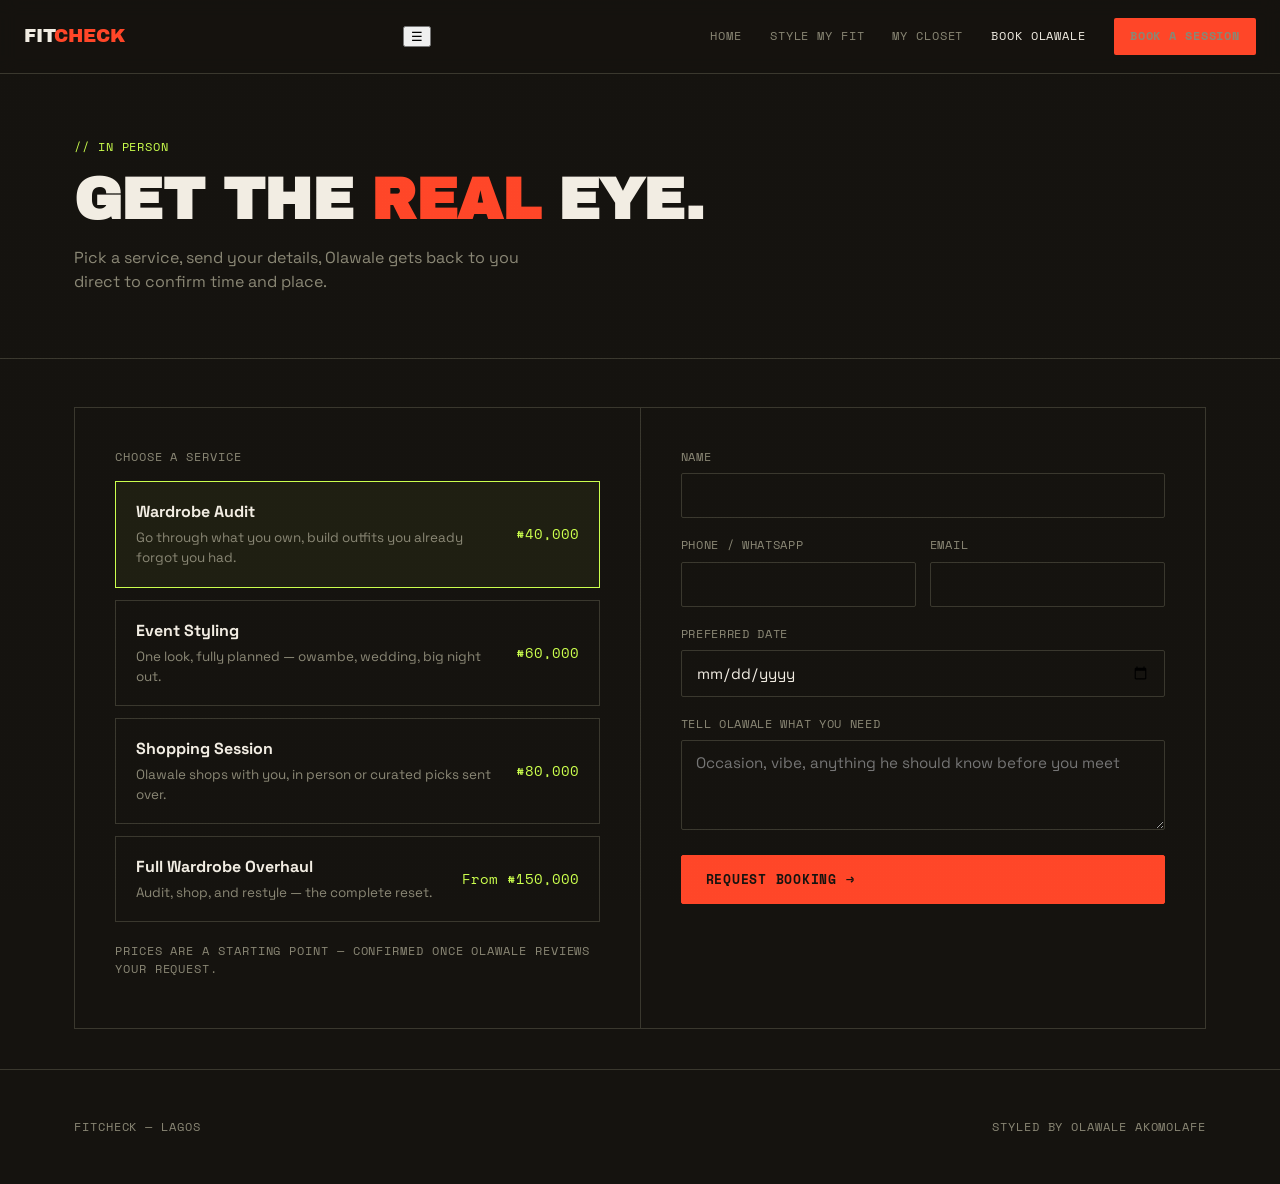
<file: book.html>
<!doctype html>
<html lang="en">
<head>
<meta charset="UTF-8">
<meta name="viewport" content="width=device-width, initial-scale=1.0">
<title>Book Olawale — FitCheck</title>
<link rel="stylesheet" href="css/main.css">
</head>
<body>
<div class="site-grain"></div>

<nav class="nav">
  <a href="index.html" class="wordmark">FIT<span>CHECK</span></a>
  <button class="nav-toggle" id="navToggle" aria-label="Toggle menu" aria-expanded="false">&#9776;</button>
  <div class="nav-links" id="navLinks">
    <a href="index.html">Home</a>
    <a href="style.html">Style My Fit</a>
    <a href="wardrobe.html">My Closet</a>
    <a href="book.html" class="active">Book Olawale</a>
    <a href="book.html" class="nav-cta">Book a session</a>
  </div>
</nav>

<header class="hero" style="padding:64px 0 48px;">
  <div class="wrap">
    <span class="tag" style="color:var(--lime)">// in person</span>
    <h1 class="display" style="font-size:clamp(2.2rem,5vw,3.6rem);">Get the <span class="accent">real</span> eye.</h1>
    <p class="lede">Pick a service, send your details, Olawale gets back to you direct to confirm time and place.</p>
  </div>
</header>

<section class="wrap" style="padding-top:48px;">
  <div class="book-grid">

    <div class="book-pane">
      <label class="tag" style="display:block;margin-bottom:16px;color:var(--muted);">Choose a service</label>

      <div class="svc-option active" data-svc="wardrobe" data-price="₦40,000">
        <div><h4>Wardrobe Audit</h4><p>Go through what you own, build outfits you already forgot you had.</p></div>
        <div class="svc-price">₦40,000</div>
      </div>
      <div class="svc-option" data-svc="event" data-price="₦60,000">
        <div><h4>Event Styling</h4><p>One look, fully planned — owambe, wedding, big night out.</p></div>
        <div class="svc-price">₦60,000</div>
      </div>
      <div class="svc-option" data-svc="shopping" data-price="₦80,000">
        <div><h4>Shopping Session</h4><p>Olawale shops with you, in person or curated picks sent over.</p></div>
        <div class="svc-price">₦80,000</div>
      </div>
      <div class="svc-option" data-svc="overhaul" data-price="From ₦150,000">
        <div><h4>Full Wardrobe Overhaul</h4><p>Audit, shop, and restyle — the complete reset.</p></div>
        <div class="svc-price">From ₦150,000</div>
      </div>

      <p class="tag" style="margin-top:20px;color:var(--muted);">Prices are a starting point — confirmed once Olawale reviews your request.</p>
    </div>

    <div class="book-pane">
      <form id="bookingForm">
        <div class="field">
          <label for="name">Name</label>
          <input type="text" id="name" required>
        </div>
        <div class="field-row">
          <div class="field">
            <label for="phone">Phone / WhatsApp</label>
            <input type="tel" id="phone" required>
          </div>
          <div class="field">
            <label for="email">Email</label>
            <input type="email" id="email" required>
          </div>
        </div>
        <div class="field">
          <label for="date">Preferred date</label>
          <input type="date" id="date">
        </div>
        <div class="field">
          <label for="notes">Tell Olawale what you need</label>
          <textarea id="notes" placeholder="Occasion, vibe, anything he should know before you meet"></textarea>
        </div>

        <input type="hidden" id="selectedService" value="wardrobe">
        <input type="hidden" id="selectedPrice" value="₦40,000">

        <button type="submit" class="btn btn-solid" style="width:100%;" id="bookSubmit">
          Request booking →
        </button>
      </form>

      <div id="bookConfirm" style="display:none;" class="confirm-box">
        <div class="big-mark">✓</div>
        <p>Request sent. Olawale will reach out on WhatsApp or email to confirm.</p>
      </div>
    </div>

  </div>
</section>

<footer>
  <div class="wrap footer-row">
    <span class="tag">FitCheck — Lagos</span>
    <span class="tag">Styled by Olawale Akomolafe</span>
  </div>
</footer>

<script src="js/main.js"></script>
</body>
</html>
</file>
<file: css/main.css>
/* =========================================================
   FITCHECK — design tokens
   bg:#15130F paper:#F2EDE3 accent:#FF4628 lime:#CBFF4D
   line:#3A382E muted:#8A8775
   display: Archivo Black | body: Space Grotesk | tag: Space Mono
   ========================================================= */

@import url('https://fonts.googleapis.com/css2?family=Archivo+Black&family=Space+Grotesk:wght@400;500;600;700&family=Space+Mono:wght@400;700&display=swap');

:root{
  --bg:#15130F;
  --paper:#F2EDE3;
  --accent:#FF4628;
  --lime:#CBFF4D;
  --line:#3A382E;
  --muted:#8A8775;
  --radius: 2px;
}

*{box-sizing:border-box;}
html{scroll-behavior:smooth;}
body{
  margin:0;
  background:var(--bg);
  color:var(--paper);
  font-family:'Space Grotesk', sans-serif;
  font-size:16px;
  line-height:1.5;
  -webkit-font-smoothing:antialiased;
}

img{max-width:100%;display:block;}
a{color:inherit;text-decoration:none;}

::selection{background:var(--accent);color:var(--bg);}

@media (prefers-reduced-motion: reduce){
  *{animation-duration:0.01ms !important; transition-duration:0.01ms !important;}
}

/* ---------- type ---------- */
.display{
  font-family:'Archivo Black', sans-serif;
  text-transform:uppercase;
  line-height:0.92;
  letter-spacing:-0.01em;
}
.tag{
  font-family:'Space Mono', monospace;
  text-transform:uppercase;
  letter-spacing:0.08em;
  font-size:0.72rem;
}
.lede{
  color:var(--muted);
  max-width:46ch;
}

/* ---------- layout shell ---------- */
.wrap{max-width:1180px;margin:0 auto;padding:0 24px;}
.site-grain{
  position:fixed;inset:0;pointer-events:none;z-index:1;
  background-image:radial-gradient(rgba(242,237,227,0.035) 1px, transparent 1px);
  background-size:3px 3px;
  mix-blend-mode:overlay;
}

/* ---------- nav ---------- */
.nav{
  position:sticky;top:0;z-index:50;
  display:flex;align-items:center;justify-content:space-between;
  padding:18px 24px;
  background:rgba(21,19,15,0.86);
  backdrop-filter:blur(8px);
  border-bottom:1px solid var(--line);
}
.nav .wordmark{
  font-family:'Archivo Black', sans-serif;
  font-size:1.15rem;
  letter-spacing:-0.01em;
}
.nav .wordmark span{color:var(--accent);}
.nav-links{display:flex;gap:28px;align-items:center;}
.nav-links a{
  font-family:'Space Mono', monospace;
  font-size:0.78rem;
  text-transform:uppercase;
  letter-spacing:0.07em;
  color:var(--muted);
  transition:color .15s ease;
}
.nav-links a:hover,.nav-links a.active{color:var(--paper);}
.nav-cta{
  font-family:'Space Mono', monospace;
  font-size:0.75rem;
  text-transform:uppercase;
  letter-spacing:0.06em;
  background:var(--accent);
  color:var(--bg);
  padding:9px 16px;
  border-radius:var(--radius);
  font-weight:700;
}

/* ---------- buttons ---------- */
.btn{
  display:inline-flex;align-items:center;gap:8px;
  font-family:'Space Mono', monospace;
  text-transform:uppercase;
  font-size:0.8rem;
  letter-spacing:0.06em;
  font-weight:700;
  padding:14px 24px;
  border-radius:var(--radius);
  border:1px solid var(--paper);
  background:transparent;
  color:var(--paper);
  cursor:pointer;
  transition:all .15s ease;
}
.btn:hover{background:var(--paper);color:var(--bg);}
.btn-solid{
  background:var(--accent);
  border-color:var(--accent);
  color:var(--bg);
}
.btn-solid:hover{background:transparent;color:var(--accent);}
.btn-lime{
  background:var(--lime);
  border-color:var(--lime);
  color:var(--bg);
}
.btn-lime:hover{background:transparent;color:var(--lime);}
.btn:disabled{opacity:0.4;cursor:not-allowed;}
.btn:disabled:hover{background:var(--accent);color:var(--bg);}

/* ---------- hero ---------- */
.hero{
  padding:96px 0 64px;
  position:relative;
  border-bottom:1px solid var(--line);
  overflow:hidden;
}
.hero-grid{
  display:grid;
  grid-template-columns:1.3fr 1fr;
  gap:48px;
  align-items:end;
}
.hero h1{
  font-size:clamp(3rem, 7vw, 6rem);
  margin:0 0 20px;
}
.hero h1 .accent{color:var(--accent);}
.hero .tag{color:var(--lime); display:block; margin-bottom:18px;}
.hero-cta-row{display:flex;gap:14px;margin-top:32px;flex-wrap:wrap;}
.hero-strip{
  position:absolute;
  top:40px;right:-60px;
  background:var(--accent);
  color:var(--bg);
  font-family:'Space Mono',monospace;
  font-size:0.72rem;
  letter-spacing:0.1em;
  text-transform:uppercase;
  padding:6px 70px;
  transform:rotate(8deg);
  font-weight:700;
}

/* polaroid stack signature element */
.polaroid-stack{position:relative;height:380px;}
.polaroid{
  position:absolute;
  background:var(--paper);
  padding:14px 14px 54px;
  width:230px;
  border-radius:1px;
  box-shadow:0 18px 40px rgba(0,0,0,0.45);
}
.polaroid img{width:100%;height:230px;object-fit:cover;filter:grayscale(0.15) contrast(1.05);}
.polaroid .cap{
  font-family:'Space Mono',monospace;
  font-size:0.68rem;
  color:var(--bg);
  text-transform:uppercase;
  letter-spacing:0.05em;
  margin-top:10px;
  display:block;
}
.polaroid.p1{top:0;left:30px;transform:rotate(-7deg);z-index:2;}
.polaroid.p2{top:60px;right:0;transform:rotate(6deg);z-index:1;}
.polaroid.p3{bottom:0;left:80px;transform:rotate(3deg);z-index:3;}

/* ---------- section scaffolding ---------- */
section{padding:80px 0;}
.section-head{
  display:flex;justify-content:space-between;align-items:flex-end;
  margin-bottom:48px;gap:24px;flex-wrap:wrap;
  border-bottom:1px solid var(--line);
  padding-bottom:24px;
}
.section-head h2{font-size:clamp(1.8rem,3.6vw,2.8rem);margin:0;}
.eyebrow{color:var(--lime);margin-bottom:10px;display:block;}

/* ---------- how it works ---------- */
.how-grid{display:grid;grid-template-columns:repeat(3,1fr);gap:1px;background:var(--line);border:1px solid var(--line);}
.how-card{background:var(--bg);padding:32px 28px;}
.how-num{
  font-family:'Archivo Black',sans-serif;
  font-size:2.4rem;
  color:var(--line);
  -webkit-text-stroke:1px var(--muted);
  margin-bottom:18px;
}
.how-card h3{font-size:1.1rem;margin:0 0 10px;text-transform:uppercase;letter-spacing:0.02em;}
.how-card p{color:var(--muted);font-size:0.92rem;margin:0;}

/* ---------- two-up offer cards ---------- */
.offer-grid{display:grid;grid-template-columns:1fr 1fr;gap:1px;background:var(--line);border:1px solid var(--line);}
.offer-card{background:var(--bg);padding:44px 36px;display:flex;flex-direction:column;}
.offer-card .tag{color:var(--lime);margin-bottom:14px;}
.offer-card h3{font-size:1.9rem;margin:0 0 14px;}
.offer-card p{color:var(--muted);margin:0 0 28px;flex:1;}
.offer-card.featured{background:var(--accent);}
.offer-card.featured .tag,.offer-card.featured p{color:rgba(21,19,15,0.72);}
.offer-card.featured h3{color:var(--bg);}
.offer-card.featured .btn{border-color:var(--bg);color:var(--bg);}
.offer-card.featured .btn:hover{background:var(--bg);color:var(--accent);}

/* ---------- footer ---------- */
footer{
  border-top:1px solid var(--line);
  padding:48px 0;
  margin-top:40px;
}
.footer-row{display:flex;justify-content:space-between;align-items:center;flex-wrap:wrap;gap:16px;}
.footer-row .tag{color:var(--muted);}

/* ---------- style tool page ---------- */
.tool-shell{
  display:grid;
  grid-template-columns:420px 1fr;
  gap:1px;
  background:var(--line);
  border:1px solid var(--line);
  min-height:560px;
}
.tool-pane{background:var(--bg);padding:36px;}
.upload-zone{
  border:2px dashed var(--line);
  border-radius:var(--radius);
  padding:36px 20px;
  text-align:center;
  cursor:pointer;
  transition:border-color .15s ease, background .15s ease;
}
.upload-zone:hover, .upload-zone.drag{border-color:var(--accent); background:rgba(255,70,40,0.04);}
.upload-zone input{display:none;}
.upload-icon{font-size:2rem;margin-bottom:12px;}
.upload-zone .tag{color:var(--muted);display:block;margin-top:8px;}

.preview-polaroid{
  background:var(--paper);
  padding:12px 12px 44px;
  width:100%;
  max-width:280px;
  margin:0 auto 24px;
  box-shadow:0 14px 30px rgba(0,0,0,0.4);
}
.preview-polaroid img{width:100%;height:260px;object-fit:cover;}
.preview-polaroid img.developing{
  animation:develop 1.8s ease forwards;
}
@keyframes develop{
  0%{filter:brightness(0.2) contrast(0.6) saturate(0); opacity:0.4;}
  100%{filter:brightness(1) contrast(1.05) saturate(1); opacity:1;}
}
.preview-polaroid .cap{
  font-family:'Space Mono',monospace;
  font-size:0.7rem;
  color:var(--bg);
  text-align:center;
  display:block;
  margin-top:10px;
  text-transform:uppercase;
}

.occasion-select{margin-top:24px;}
.occasion-select label{display:block;font-family:'Space Mono',monospace;font-size:0.72rem;text-transform:uppercase;letter-spacing:0.06em;color:var(--muted);margin-bottom:10px;}
.chip-row{display:flex;flex-wrap:wrap;gap:8px;}
.chip{
  font-family:'Space Mono',monospace;font-size:0.72rem;text-transform:uppercase;
  padding:8px 14px;border:1px solid var(--line);border-radius:20px;
  cursor:pointer;color:var(--muted);transition:all .15s ease;
}
.chip.active{background:var(--lime);border-color:var(--lime);color:var(--bg);font-weight:700;}

.result-pane{padding:36px;}
.result-empty{
  height:100%;display:flex;flex-direction:column;align-items:center;justify-content:center;
  color:var(--muted);text-align:center;gap:14px;min-height:480px;
}
.result-empty .big-mark{font-family:'Archivo Black',sans-serif;font-size:3rem;color:var(--line);}

.loading-row{display:flex;align-items:center;gap:14px;color:var(--lime);font-family:'Space Mono',monospace;text-transform:uppercase;font-size:0.8rem;}
.spinner{
  width:16px;height:16px;border:2px solid var(--line);border-top-color:var(--lime);
  border-radius:50%;animation:spin 0.8s linear infinite;
}
@keyframes spin{to{transform:rotate(360deg);}}

.result-card{border:1px solid var(--line);padding:28px;margin-bottom:18px;}
.result-card h4{
  font-family:'Space Mono',monospace;text-transform:uppercase;font-size:0.78rem;
  color:var(--lime);letter-spacing:0.08em;margin:0 0 14px;
}
.result-card p{margin:0 0 10px;color:var(--paper);}
.tag-list{display:flex;flex-wrap:wrap;gap:8px;margin-top:14px;}
.piece-tag{
  font-family:'Space Mono',monospace;font-size:0.7rem;text-transform:uppercase;
  border:1px solid var(--line);padding:5px 10px;color:var(--muted);
}
.complex-flag{
  border:1px solid var(--accent);background:rgba(255,70,40,0.08);
  padding:18px 22px;margin-top:8px;display:flex;justify-content:space-between;align-items:center;flex-wrap:wrap;gap:14px;
}
.complex-flag p{margin:0;color:var(--paper);font-size:0.92rem;max-width:38ch;}

/* ---------- booking page ---------- */
.book-grid{display:grid;grid-template-columns:1fr 1fr;gap:1px;background:var(--line);border:1px solid var(--line);}
.book-pane{background:var(--bg);padding:40px;}
.svc-option{
  border:1px solid var(--line);padding:18px 20px;margin-bottom:12px;cursor:pointer;
  display:flex;justify-content:space-between;align-items:center;transition:border-color .15s ease;
}
.svc-option:hover{border-color:var(--muted);}
.svc-option.active{border-color:var(--lime);background:rgba(203,255,77,0.05);}
.svc-option h4{margin:0 0 4px;font-size:1rem;}
.svc-option p{margin:0;color:var(--muted);font-size:0.84rem;}
.svc-price{font-family:'Space Mono',monospace;color:var(--lime);font-size:0.85rem;white-space:nowrap;margin-left:16px;}

.field{margin-bottom:18px;}
.field label{display:block;font-family:'Space Mono',monospace;font-size:0.72rem;text-transform:uppercase;letter-spacing:0.06em;color:var(--muted);margin-bottom:8px;}
.field input,.field textarea,.field select{
  width:100%;background:transparent;border:1px solid var(--line);color:var(--paper);
  padding:12px 14px;font-family:'Space Grotesk',sans-serif;font-size:0.95rem;border-radius:var(--radius);
}
.field input:focus,.field textarea:focus,.field select:focus{outline:none;border-color:var(--accent);}
.field textarea{resize:vertical;min-height:90px;}
.field-row{display:grid;grid-template-columns:1fr 1fr;gap:14px;}

.confirm-box{
  border:1px solid var(--lime);background:rgba(203,255,77,0.06);padding:24px;text-align:center;
}
.confirm-box .big-mark{font-family:'Archivo Black',sans-serif;color:var(--lime);font-size:1.6rem;margin-bottom:10px;}

/* ---------- focus visibility ---------- */
a:focus-visible, button:focus-visible, .chip:focus-visible, .svc-option:focus-visible, .upload-zone:focus-visible{
  outline:2px solid var(--lime); outline-offset:2px;
}

/* ---------- auth gate ---------- */
.auth-shell{
  max-width:420px;margin:0 auto;border:1px solid var(--line);padding:40px 32px;text-align:center;
}
.auth-shell h2{font-size:1.6rem;margin:0 0 10px;}
.auth-shell p{color:var(--muted);margin:0 0 24px;font-size:0.92rem;}
.auth-shell input{
  width:100%;background:transparent;border:1px solid var(--line);color:var(--paper);
  padding:13px 14px;font-family:'Space Grotesk',sans-serif;font-size:0.95rem;border-radius:var(--radius);
  margin-bottom:14px;
}
.auth-shell input:focus{outline:none;border-color:var(--accent);}
.auth-msg{margin-top:16px;font-size:0.85rem;color:var(--lime);}

/* ---------- wardrobe ---------- */
.wardrobe-header{display:flex;justify-content:space-between;align-items:center;flex-wrap:wrap;gap:14px;margin-bottom:32px;}
.plan-pill{
  font-family:'Space Mono',monospace;font-size:0.7rem;text-transform:uppercase;letter-spacing:0.06em;
  padding:7px 14px;border-radius:20px;border:1px solid var(--line);color:var(--muted);
}
.plan-pill.active{border-color:var(--lime);color:var(--lime);}

.item-grid{
  display:grid;grid-template-columns:repeat(auto-fill,minmax(140px,1fr));gap:14px;margin-bottom:32px;
}
.item-card{
  border:1px solid var(--line);cursor:pointer;position:relative;transition:border-color .15s ease;
  background:var(--bg);
}
.item-card:hover{border-color:var(--muted);}
.item-card.selected{border-color:var(--lime);box-shadow:0 0 0 1px var(--lime);}
.item-card img{width:100%;height:140px;object-fit:cover;display:block;}
.item-card .item-meta{padding:8px 10px;}
.item-card .item-meta .cat{font-family:'Space Mono',monospace;font-size:0.65rem;text-transform:uppercase;color:var(--lime);}
.item-card .item-meta .desc{font-size:0.78rem;color:var(--muted);margin-top:2px;}
.item-card .check{
  position:absolute;top:8px;right:8px;width:20px;height:20px;border-radius:50%;
  border:1px solid var(--paper);background:rgba(21,19,15,0.6);
  display:flex;align-items:center;justify-content:center;font-size:0.7rem;
}
.item-card.selected .check{background:var(--lime);border-color:var(--lime);color:var(--bg);}

.add-item-card{
  border:2px dashed var(--line);display:flex;align-items:center;justify-content:center;
  min-height:140px;cursor:pointer;color:var(--muted);font-family:'Space Mono',monospace;
  font-size:0.75rem;text-transform:uppercase;text-align:center;padding:10px;
}
.add-item-card:hover{border-color:var(--accent);}

.combo-bar{
  position:sticky;bottom:0;background:var(--bg);border-top:1px solid var(--line);
  padding:18px 0;display:flex;justify-content:space-between;align-items:center;gap:14px;flex-wrap:wrap;
}
.day-picker{display:flex;gap:6px;flex-wrap:wrap;}
.day-chip{
  font-family:'Space Mono',monospace;font-size:0.7rem;text-transform:uppercase;
  padding:7px 12px;border:1px solid var(--line);border-radius:20px;cursor:pointer;color:var(--muted);
}
.day-chip.active{background:var(--lime);border-color:var(--lime);color:var(--bg);font-weight:700;}

.lock-overlay{
  border:1px solid var(--line);padding:48px 28px;text-align:center;
}
.lock-overlay .big-mark{font-size:2.2rem;margin-bottom:14px;}
.lock-overlay h3{margin:0 0 10px;}
.lock-overlay p{color:var(--muted);margin:0 0 24px;max-width:42ch;margin-left:auto;margin-right:auto;}

.pricing-toggle{display:flex;gap:8px;justify-content:center;margin-bottom:28px;}
.price-chip{
  font-family:'Space Mono',monospace;font-size:0.78rem;text-transform:uppercase;
  padding:9px 18px;border:1px solid var(--line);border-radius:20px;cursor:pointer;color:var(--muted);
}
.price-chip.active{background:var(--accent);border-color:var(--accent);color:var(--bg);font-weight:700;}

/* ---------- responsive ---------- */
@media (max-width:900px){
  .hero-grid{grid-template-columns:1fr;}
  .polaroid-stack{height:300px;margin-top:40px;}
  .how-grid{grid-template-columns:1fr;}
  .offer-grid{grid-template-columns:1fr;}
  .tool-shell{grid-template-columns:1fr;}
  .book-grid{grid-template-columns:1fr;}
  .field-row{grid-template-columns:1fr;}
/* ---------- mobile nav ---------- */
.nav-toggle{
  display:none;
  background:none;border:1px solid var(--line);color:var(--paper);
  width:38px;height:38px;border-radius:var(--radius);font-size:1.1rem;
  cursor:pointer;align-items:center;justify-content:center;
}
@media (max-width:900px){
  .nav-toggle{display:flex;}
  .nav-links{
    display:flex;flex-direction:column;align-items:flex-start;gap:0;
    position:fixed;top:64px;left:0;right:0;
    background:var(--bg);border-bottom:1px solid var(--line);
    max-height:0;overflow:hidden;
    transition:max-height .25s ease;
    z-index:49;
  }
  .nav-links.open{max-height:400px;}
  .nav-links a{width:100%;padding:16px 24px;border-bottom:1px solid var(--line);}
  .nav-links .nav-cta{margin:16px 24px;width:calc(100% - 48px);text-align:center;}
}
}

/* ---------- category sections ---------- */
.closet-sections{margin-bottom:8px;}
.category-section{margin-bottom:32px;}
.category-label{
  font-family:'Space Mono',monospace;text-transform:uppercase;font-size:0.78rem;
  letter-spacing:0.06em;color:var(--lime);margin-bottom:14px;
  border-bottom:1px solid var(--line);padding-bottom:10px;display:flex;justify-content:space-between;
}
.category-label .count{color:var(--muted);}

/* ---------- combo result thumbnails ---------- */
.combo-thumbs{display:flex;gap:8px;margin-bottom:18px;flex-wrap:wrap;}
.combo-thumb{width:64px;height:64px;object-fit:cover;border:1px solid var(--line);border-radius:var(--radius);}

/* ---------- category nav tiles ---------- */
.category-nav{display:grid;grid-template-columns:repeat(2,1fr);gap:1px;background:var(--line);border:1px solid var(--line);}
.category-tile{
  background:var(--bg);padding:22px 18px;cursor:pointer;
  display:flex;justify-content:space-between;align-items:center;
  transition:background .15s ease;
}
.category-tile:hover{background:rgba(203,255,77,0.05);}
.category-tile .tile-label{
  font-family:'Space Mono',monospace;text-transform:uppercase;font-size:0.8rem;letter-spacing:0.05em;
}
.category-tile .tile-count{font-weight:700;font-size:0.9rem;
  font-family:'Space Mono',monospace;font-size:0.75rem;color:var(--lime);
}
.category-tile.empty .tile-count{color:var(--line);}
.category-tile.empty{opacity:0.5;}

/* ---------- sticky outfit bar ---------- */
.outfit-bar{
  position:fixed;bottom:0;left:0;right:0;
  background:var(--bg);border-top:1px solid var(--line);
  padding:14px 24px;display:flex;justify-content:space-between;align-items:center;
  gap:14px;z-index:40;
}

/* ---------- onboarding overlays ---------- */
.ftc-overlay{
  position:fixed;inset:0;background:rgba(12,11,8,0.92);z-index:999;
  display:flex;align-items:flex-end;justify-content:center;padding:0 0 32px;
}
.ftc-overlay.center{align-items:center;}
.ftc-sheet{
  background:var(--bg);border:1px solid var(--line);padding:32px 24px;
  max-width:480px;width:100%;margin:0 16px;
}
.ftc-sheet .ftc-tag{font-family:'Space Mono',monospace;font-size:0.72rem;
  text-transform:uppercase;letter-spacing:0.06em;color:var(--lime);margin-bottom:12px;display:block;}
.ftc-sheet h2{font-size:1.5rem;margin-bottom:10px;}
.ftc-sheet p{color:var(--muted);margin-bottom:20px;line-height:1.6;}
.ftc-sheet .ftc-steps{list-style:none;margin:0 0 24px;padding:0;}
.ftc-sheet .ftc-steps li{
  padding:12px 0;border-bottom:1px solid var(--line);
  display:flex;gap:14px;align-items:flex-start;font-size:0.9rem;
}
.ftc-sheet .ftc-steps li:last-child{border-bottom:none;}
.ftc-sheet .ftc-steps li .step-num{
  font-family:'Space Mono',monospace;font-size:0.72rem;color:var(--lime);
  min-width:22px;padding-top:2px;
}
.ftc-sheet .ftc-btn-row{display:flex;gap:10px;}
.ftc-tooltip{
  position:fixed;bottom:80px;left:50%;transform:translateX(-50%);
  background:var(--lime);color:#0c0b08;padding:10px 18px;
  font-family:'Space Mono',monospace;font-size:0.75rem;text-transform:uppercase;
  letter-spacing:0.04em;z-index:998;white-space:nowrap;
  display:flex;align-items:center;gap:12px;border-radius:2px;
}
.ftc-tooltip button{background:none;border:none;cursor:pointer;font-size:1rem;color:#0c0b08;}
.ftc-progress-hint{
  background:rgba(203,255,77,0.08);border:1px solid rgba(203,255,77,0.2);
  padding:14px 16px;margin-bottom:20px;font-size:0.85rem;color:var(--muted);
  display:flex;align-items:center;gap:10px;
}
.ftc-progress-hint .hint-icon{font-size:1.1rem;}
</file>
